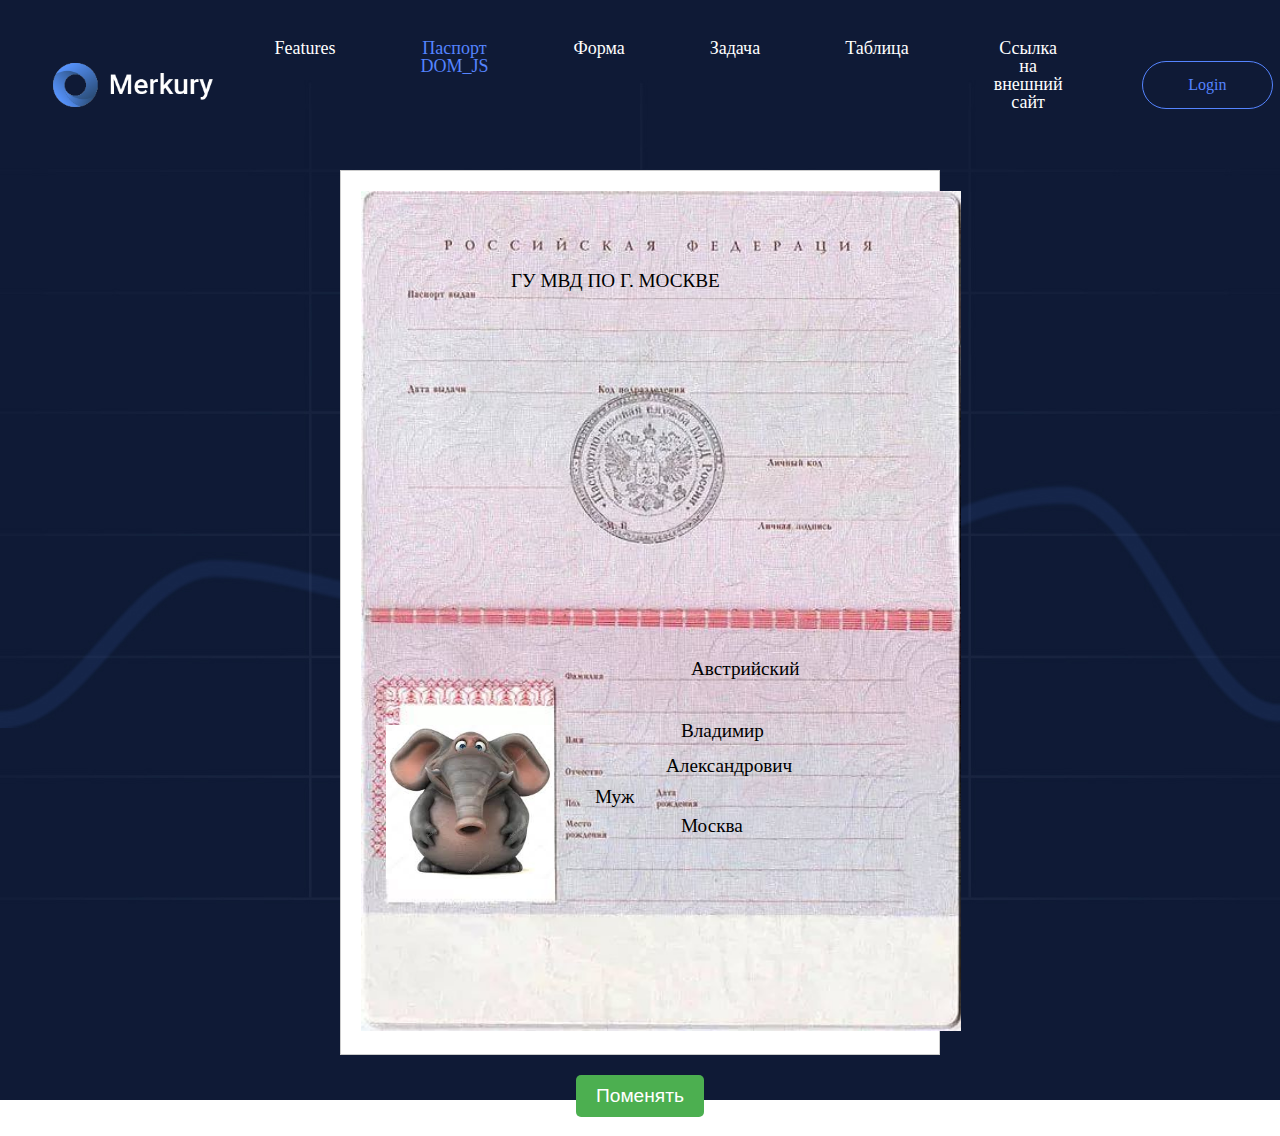
<file: pages/DOM_JS.html>
<!DOCTYPE html>
<html lang="ru">

<head>
  <meta charset="UTF-8">
  <title>Паспорт</title>
  <link rel="stylesheet" href="../style.css">
  <style>
    .passport-container {
      max-width: 600px;
      margin: 0 auto;
      background-color: #fff;
      padding: 20px;
      border: 1px solid #ccc;
      position: relative;
    }

    .passport-section {
      margin-bottom: 20px;
    }

    .passport-section h2 {
      border-bottom: 1px solid #ccc;
      padding-bottom: 5px;
    }

    .passport-section p {
      margin: 5px 0;
      font-size: 18px;
    }

    .passport-photo {
      float: right;
      width: 150px;
      height: 200px;
      background-color: #ddd;
      margin-left: 20px;
      text-align: center;
      line-height: 200px;
      color: #888;
    }

    .clear {
      clear: both;
    }

    .translate-button {
      display: block;
      margin: 0 auto 20px;
      padding: 12px 20px;
      background-color: #4CAF50;
      color: #fff;
      font-size: 16px;
      border: none;
      border-radius: 6px;
      cursor: pointer;
    }

    .translate-button:hover {
      background-color: #45a049;
    }

    .latin-text {
      display: none;
    }

    header,
    nav,
    footer {
      text-align: center;
      margin-bottom: 20px;
    }

    nav a {
      margin: 0 15px;
      text-decoration: none;
      color: #FF7518;
    }

    nav a.active {
      font-weight: bold;
    }

    .passport-container {
      position: relative;
      display: inline-block;
    }

    .passport-container img {
      width: 600px;
      height: auto;
    }

    .text {
      position: absolute;
      color: black;
      font-size: 1.2em;
    }

    #issued {
      top: 100px;
      left: 170px;
    }

    #surname {
      top: 488px;
      left: 350px;
    }

    #name {
      top: 550px;
      left: 340px;
    }

    #father {
      top: 585px;
      left: 325px;
    }

    #gender {
      top: 616px;
      left: 254px;
    }

    #birthplace {
      top: 645px;
      left: 340px;
    }

    #photo {
      position: absolute;
      top: 554px;
      left: 45px;
      width: 168px;
      height: auto;
    }

    .button-container {
      margin-top: 20px;
    }

    button {
      padding: 10px 20px;
      background-color: #4CAF50;
      color: white;
      border: none;
      border-radius: 5px;
      cursor: pointer;
      font-size: 1.2em;
    }
  </style>
</head>

<body>
  <header class="header">
    <div class="header_container container">
      <a href="../index.html" class="header_logo">
        <img class="logo_item" src="../img/logo/Logo.svg" alt="logo">
      </a>
      <nav class="header_menu">
        <ul class="menu_list">
          <li class="menu_item"><a class="menu_link" href="./features.html" target="_self">Features</a></li>
          <li class="menu_item"><a class="menu_link activeNavElem" href="./DOM_JS.html" target="_self">Паспорт
              DOM_JS</a></li>
          <li class="menu_item"><a class="menu_link" href="./form.html" target="_self">Форма</a></li>
          <li class="menu_item"><a class="menu_link" href="./task.html" target="_self">Задача</a></li>
          <li class="menu_item"><a class="menu_link" href="./table.html" target="_self">Таблица</a></li>
          <li class="menu_item"><a class="menu_link" href="http://www.hse.ru" target="_blank">Ссылка на внешний сайт</a>
          </li>
        </ul>
      </nav>
      <div class="header_btn">
        <a href="#" class="header_btn-item">Login</a>
      </div>
    </div>
    <main>
      <div class="passport-container">
        <img src="../img/passport.jpg" alt="Паспорт РФ">

        <img id="photo" src="../img/слон.jpeg" alt="Фото Владимир" title="Это фотография Владимира">

        <div class="text" id="issued">ГУ МВД ПО Г. МОСКВЕ</div>
        <div class="text" id="surname">Австрийский</div>
        <div class="text" id="name">Владимир</div>
        <div class="text" id="father">Александрович</div>
        <div class="text" id="gender">Муж</div>
        <div class="text" id="birthplace">Москва</div>
      </div>

      <div class="button-container">
        <button id="translateButton">Поменять</button>
      </div>
    </main>
  </header>
  <script>
    document.getElementById('translateButton').addEventListener('click',() => {
      const issuedText = document.getElementById('issued');
      const surnameText = document.getElementById('surname');
      const nameText = document.getElementById('name');
      const patronymicText = document.getElementById('father');
      const genderText = document.getElementById('gender');
      const birthplaceText = document.getElementById('birthplace');

      if (issuedText.innerText === 'ГУ МВД ПО Г. МОСКВЕ') {
        issuedText.innerText = 'MOSCOW GU MVD';
        surnameText.innerText = 'Avstriisky';
        nameText.innerText = 'Vladimir';
        patronymicText.innerText = 'Alexandrovich';
        genderText.innerText = 'Male';
        birthplaceText.innerText = 'Moscow';
      } else {
        issuedText.innerText = 'ГУ МВД ПО Г. МОСКВЕ';
        surnameText.innerText = 'Австрийский';
        nameText.innerText = 'Владимир';
        patronymicText.innerText = 'Александрович';
        genderText.innerText = 'Муж';
        birthplaceText.innerText = 'Москва';
      }
    });
  </script>

</body>

</html>

</file>
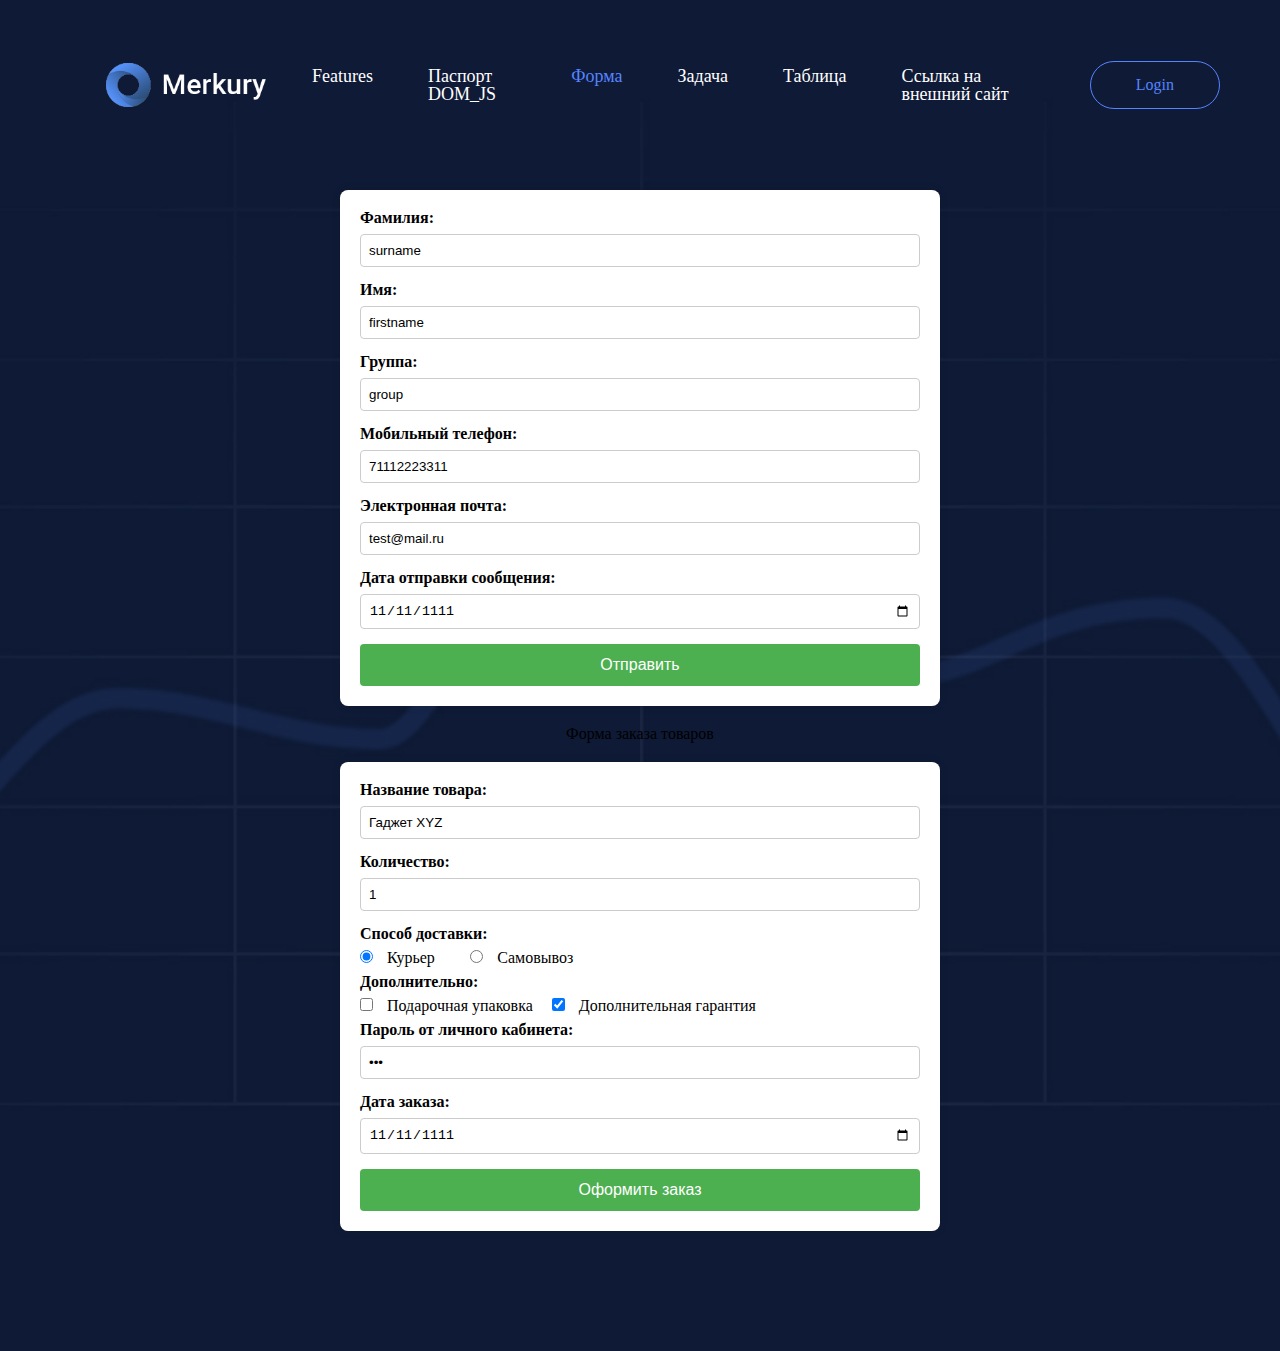
<file: pages/form.html>
<!DOCTYPE html>
<html lang="ru">

<head>
  <meta charset="UTF-8">
  <title>Контактные данные и заказ</title>
  <link rel="stylesheet" href="../style.css">
  <style>
    h1,
    h2 {
      text-align: center;
    }

    form {
      background-color: #fff;
      max-width: 600px;
      margin: 20px auto;
      padding: 20px;
      border-radius: 8px;
      box-shadow: 0 0 10px rgba(0, 0, 0, 0.1);
    }

    label {
      display: block;
      margin-bottom: 8px;
      font-weight: bold;
    }

    input[type="text"],
    input[type="number"],
    input[type="email"],
    input[type="tel"],
    input[type="date"],
    input[type="password"],
    select {
      width: 100%;
      padding: 8px;
      margin-bottom: 15px;
      border: 1px solid #ccc;
      border-radius: 4px;
    }

    input[type="radio"],
    input[type="checkbox"] {
      margin-right: 10px;
    }

    .checkbox-group label,
    .radio-group label {
      display: inline-block;
      margin-right: 15px;
      font-weight: normal;
    }

    .submit-btn {
      background-color: #4CAF50;
      color: white;
      padding: 12px 20px;
      border: none;
      border-radius: 4px;
      cursor: pointer;
      font-size: 16px;
      width: 100%;
    }

    .submit-btn:hover {
      background-color: #45a049;
    }

    .hidden-field {
      display: none;
    }

    .error {
      color: red;
      margin-bottom: 15px;
    }

    .header {
      height: 100%;
      padding-bottom: 100px;
    }
  </style>
</head>

<header class="header">
  <div class="header_container container">
    <a href="../index.html" class="header_logo">
      <img class="logo_item" src="../img/logo/Logo.svg" alt="logo">
  </a>
    <nav class="header_menu">
      <ul class="menu_list">
        <li class="menu_item"><a class="menu_link" href="./features.html" target="_self">Features</a></li>
        <li class="menu_item"><a class="menu_link" href="./DOM_JS.html" target="_self">Паспорт DOM_JS</a></li>
        <li class="menu_item"><a class="menu_link activeNavElem" href="./form.html" target="_self">Форма</a></li>
        <li class="menu_item"><a class="menu_link" href="./task.html" target="_self">Задача</a></li>
        <li class="menu_item"><a class="menu_link" href="./table.html" target="_self">Таблица</a></li>
        <li class="menu_item"><a class="menu_link" href="http://www.hse.ru" target="_blank">Ссылка на внешний сайт</a>
        </li>
      </ul>
    </nav>
    <div class="header_btn">
      <a href="#" class="header_btn-item">Login</a>
    </div>
    <a href=""></a>
  </div>
  <form id="contactForm" action="https://script.google.com/macros/s/AKfycbyT8-vrzKNbX3Yk-aC6wfYLz2099wY-OB4F52AsNiFDXsk7Oixh21PKyuNK-q2bO9y6mw/exec" method="POST">
    <label for="surname">Фамилия:</label>
    <input value="surname" type="text" id="surname" name="surname" required>

    <label for="firstname">Имя:</label>
    <input value="firstname" type="text" id="firstname" name="firstname" required>

    <label for="group">Группа:</label>
    <input value="group" type="text" id="group" name="group" required>

    <label for="phone">Мобильный телефон:</label>
    <input value="71112223311" type="tel" id="phone" name="phone" required pattern="\+?\d{10,15}" placeholder="+71234567890">

    <label for="email">Электронная почта:</label>
    <input value="test@mail.ru" type="email" id="email" name="email" required>

    <label for="sendDate">Дата отправки сообщения:</label>
    <input type="date" id="sendDate" name="sendDate" value="1111-11-11" required>

    <button type="submit" class="submit-btn">Отправить</button>
  </form>

  <h2>Форма заказа товаров</h2>
  <form id="orderForm" action="https://example.com/order" method="post" target="_blank">
    <label for="productName">Название товара:</label>
    <input type="text" id="productName" name="productName" value="Гаджет XYZ" required>

    <label for="quantity">Количество:</label>
    <input type="number" id="quantity" name="quantity" value="1" min="1" required>

    <label>Способ доставки:</label>
    <div class="radio-group">
      <label><input type="radio" name="deliveryMethod" value="courier" checked> Курьер</label>
      
      <label><input type="radio" name="deliveryMethod" value="pickup"> Самовывоз</label>
    </div>

    <label>Дополнительно:</label>
    <div class="checkbox-group">
      <label><input type="checkbox" name="additionalOptions" value="giftWrap"> Подарочная упаковка</label>
      <label><input type="checkbox" name="additionalOptions" value="warranty" checked> Дополнительная гарантия</label>
    </div>

    <label for="password">Пароль от личного кабинета:</label>
    <input value="123" type="password" id="password" name="password" required>

    <input type="hidden" name="userId" value="12345">

    <label for="orderDate">Дата заказа:</label>
    <input type="date" id="orderDate" name="orderDate" value="1111-11-11" required>

    <button type="submit" class="submit-btn">Оформить заказ</button>
  </form>
</header>

<script>

  document.getElementById('contactForm').addEventListener('submit', function (event) {
    var phoneInput = document.getElementById('phone');
    var phonePattern = /^\+?\d{10,15}$/;
    if (!phonePattern.test(phoneInput.value)) {
      alert('Пожалуйста, введите корректный номер телефона.');
      event.preventDefault();
    }
  });

  document.getElementById('orderForm').addEventListener('submit', function (event) {
    alert('Ваш заказ оформлен!');
  });
</script>
</body>

</html>
</file>
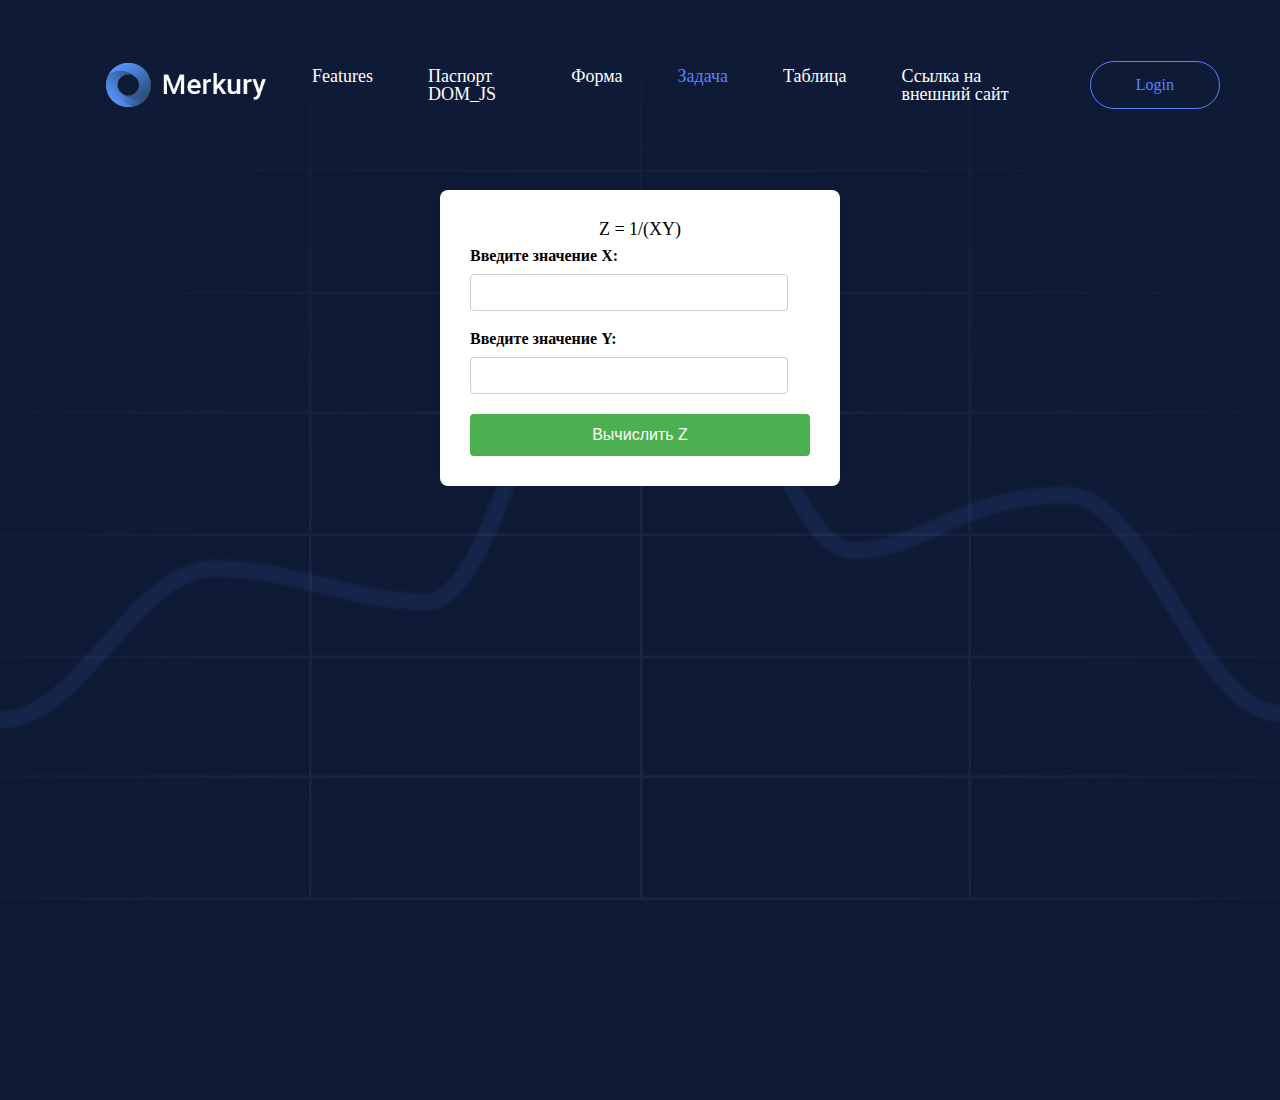
<file: pages/task.html>
<!DOCTYPE html>
<html lang="ru">

<head>
  <meta charset="UTF-8">
  <title>Задача</title>
  <link rel="stylesheet" href="../style.css">
  <style>
    .title {
      text-align: center;
      margin-bottom: 10px;
      font-weight: 500;
      font-size: 18px;
    }

    .calculator {
      background-color: #fff;
      max-width: 400px;
      margin: 20px auto;
      padding: 30px;
      border-radius: 8px;
      box-shadow: 0 0 10px rgba(0, 0, 0, 0.1);
    }

    .calculator label {
      display: block;
      margin-bottom: 10px;
      font-weight: bold;
    }

    .calculator input[type="number"] {
      width: calc(100% - 22px);
      padding: 10px;
      margin-bottom: 20px;
      border: 1px solid #ccc;
      border-radius: 4px;
    }

    .calculator button {
      background-color: #4CAF50;
      color: white;
      padding: 12px;
      border: none;
      border-radius: 4px;
      cursor: pointer;
      width: 100%;
      font-size: 16px;
    }

    .calculator button:hover {
      background-color: #45a049;
    }

    .result {
      background-color: #e7f3fe;
      border-left: 6px solid #2196F3;
      padding: 15px;
      margin-top: 20px;
      display: none;
    }

    .result strong {
      font-size: 18px;
    }

    .error {
      background-color: #fdecea;
      border-left: 6px solid #f44336;
      padding: 15px;
      margin-top: 20px;
      display: none;
    }

    .error strong {
      font-size: 18px;
    }
  </style>
</head>

<body>
  <header class="header">
    <div class="header_container container">
      <a href="../index.html" class="header_logo">
        <img class="logo_item" src="../img/logo/Logo.svg" alt="logo">
      </a>
      <nav class="header_menu">
        <ul class="menu_list">
          <li class="menu_item"><a class="menu_link" href="./features.html" target="_self">Features</a></li>
          <li class="menu_item"><a class="menu_link" href="./DOM_JS.html" target="_self">Паспорт DOM_JS</a></li>
          <li class="menu_item"><a class="menu_link" href="./form.html" target="_self">Форма</a></li>
          <li class="menu_item"><a class="menu_link activeNavElem" href="./task.html" target="_self">Задача</a></li>
          <li class="menu_item"><a class="menu_link" href="./table.html" target="_self">Таблица</a></li>
          <li class="menu_item"><a class="menu_link" href="http://www.hse.ru" target="_blank">Ссылка на внешний сайт</a>
          </li>
        </ul>
      </nav>
      <div class="header_btn">
        <a href="#" class="header_btn-item">Login</a>
      </div>
      <a href=""></a>
    </div>


    <div class="calculator">
      <h1 class="title">Z = 1/(XY)</h1>
      <form id="calcForm">
        <label for="xValue">Введите значение X:</label>
        <input type="number" id="xValue" name="xValue" step="any" required>

        <label for="yValue">Введите значение Y:</label>
        <input type="number" id="yValue" name="yValue" step="any" required>

        <button type="submit">Вычислить Z</button>
      </form>

      <div class="result" id="result">
        <strong>Результат:</strong>
        <p>Z = <span id="zValue"></span></p>
      </div>

      <div class="error" id="error">
        <strong>Ошибка:</strong>
        <p id="errorMessage"></p>
      </div>
    </div>
  </header>
  <script>
    const calcForm = document.getElementById('calcForm');
    const resultDiv = document.getElementById('result');
    const errorDiv = document.getElementById('error');
    const zValueSpan = document.getElementById('zValue');
    const errorMessage = document.getElementById('errorMessage');

    calcForm.addEventListener('submit', function (event) {
      event.preventDefault();

      const x = parseFloat(document.getElementById('xValue').value);
      const y = parseFloat(document.getElementById('yValue').value);

      if (isNaN(x) || isNaN(y)) {
        showError('Пожалуйста, введите числовые значения для X и Y.');
        return;
      }

      if (x === 0 || y === 0) {
        showError('Значения X и Y не должны быть равны нулю (деление на ноль).');
        return;
      }

      const z = 1 / (x * y);

      zValueSpan.textContent = z;
      errorDiv.style.display = 'none';
      resultDiv.style.display = 'block';
    });

    function showError(message) {
      errorMessage.textContent = message;
      resultDiv.

        style.display = 'none';
      errorDiv.style.display = 'block';
    }
  </script>

</body>

</html>
</file>
<file: style.css>
*,
*:before,
*:after {
    padding: 0;
    margin: 0;
    border: 0;
    box-sizing: border-box;
}

ul {
    list-style-type: none;
}

a {
    display: block;
    text-decoration: none;
}

p {
    padding: 0;
    margin: 0;
}

h1,
h2,
h3,
h4,
h5,
h6 {
    font-weight: inherit;
    font-size: inherit;
}

span {
    display: block;
}
/* ---------------- */

.html,
body {
    height: 100%;
    line-height: 1;
}

body {
    font-family: roboto;
}

.activeNavElem {
    color: #5584ff !important;
}

.unActive {
    color: #aaa !important;
    cursor: not-allowed;
}

.wrapper {
    min-height: 100%;
    overflow: hidden;
    display: flex;
    flex-direction: column;

}

.container {
    max-width: 1500px;
    margin: 0 auto;
    padding: 0 20px;
}



/* ----------------------- */

.header {
    width: 100%;
    background-image: url(img/bg.jpg);
    background-size: cover;
    background-position: center;
    object-fit: cover;
    height: 1100px;
}

.header_container {
    height: 170px;
    display: flex;
    justify-content: center;
    align-items: center;
}

.header_logo {
    height: 100%;
    flex: 0 0 252px;
    display: flex;
    align-items: center;
    justify-content: center;
}

.logo_item {
    width: 160px;
}

.header_menu {
    display: flex;
    justify-content: flex-end;
    align-items: center;
    flex: 1 1 auto;
    height: 100%;
}

.menu_list {
    display: flex;

}

.menu_item {
    margin: 0 55px 0 0;
    font-size: 1.125rem;
}

.menu_item:last-child {
    margin: 0;

}

.menu_link {
    color: white;
}

.menu_link:hover {
    color: #6590fd;
    transition: all 0.15s ease-out;
}

.header_btn {
    display: flex;
    justify-content: flex-end;
    align-items: center;
    flex: 0 0 195px;
}

.header_btn-item {
    color: #5584ff;
    padding: 15px 45px;
    border: 1px #5584ff solid;
    border-radius: 45px;
    font-weight: 500;
}

.header_btn-item:hover {
    border: 1px white solid;
    background: white;
    transition: all 0.15s ease-out;
}

.first_page {
    width: 100%;
    height: 100vh;
    background-size: cover;
    background-position: center;
}

.first_page_container {
    width: 100%;
}

.first_page_txt {
    width: 70%;
    color: white;
    text-align: center;
    margin: 110px auto 0 auto;
}

.first_page_title {
    font-size: 3vw;
    font-weight: 200;
    margin: 0 0 40px 0;
    opacity: 30%;
}

.first_page_p {
    font-size: 2vw;
    font-weight: 400;
}

.first_page_btn {
    width: 200px;
    height: 48px;
    padding: 10px 40px;
    background: #5584ff;
    margin: 100px auto 0 auto;
    box-sizing: border-box;
    border-radius: 45px;
    display: flex;
    justify-content: center;
    align-items: center;
}

.first_page_btn:hover {
    border: 1px white solid;
    background: white;
    transition: all 0.15s ease-out;
}

.first_page_btn_item {
    color: white;
    font-size: 16px;
    text-align: center;
    font-weight: 500;
}

.first_page_btn:hover .first_page_btn_item {
    color: #5584ff;
    font-size: 16px;
    text-align: center;
}

.main {
    flex: 1 1 auto;
    background: #f6f7fa;
}

.page_photo {}

.photo_container {}

.photo {
    margin: -300px 0 0 0;
    padding: 50px;
    min-height: 600px;
    overflow: hidden;
    text-align: center;
    object-fit: cover;
}

.photo_item {
    display: block;
    margin: 0 auto;
    box-shadow: 0px 0px 40px 2px rgb(85, 132, 255, 0.5);
    width: 600px;
    height: 400px;
}

.service {
    width: 100%;
}

.service_container {
    display: flex;
    flex-wrap: wrap;
    justify-content: space-between;
    -ms-align-items: center;
    align-items: center;
    margin: 130px auto 0 auto;

}

.service_item {
    flex: 0 0 25%;
    position: relative;
    text-align: center;
}

.service_img {
    width: 50px;
    margin: 0 0 35px 0;
}

.service_title {
    margin: 0 0 15px 0;
    font-size: 1.6rem;
    font-weight: 700;
    font-family: roboto;
    line-height: 130%;
}

.line {
    display: block;
    content: '';
    width: 80%;
    height: 0.5px;
    background: #dadee7;
    bottom: 10%;
    position: absolute;
    bottom: 95%;
    left: 85%;
}

.service_title:last-child::after {
    width: 0px;
}

.service_p {
    margin: 0 0 35px 0;
    color: #8492af;
    font-size: 1rem;
    letter-spacing: 20;
    font-family: roboto;
    line-height: 130%;
}

.service_btn {
    margin: 0 auto;
    width: 60%;
    color: black;
    font-weight: 700;
    font-size: 0.9rem;
    padding: 9px 10px;
    border: 1px #dadee7 solid;
    border-radius: 45px;
}

.service_btn:hover {
    border: 1px #5284ff solid;
    background: #5284ff;
    color: white;
    transition: all 0.2s ease-out;
}

.ipad {
    margin: 200px auto 0 auto;
}

.ipad_container {
    display: flex;
    justify-content: flex-start;
    align-items: center;
    position: relative;
}

.ipad_txt {
    width: 50%;
}

.ipad_title {
    font-size: 50px;
    font-weight: 300;
    color: #0e1a35;
    margin: 0 0 45px 0;
}

.ipad_p {
    margin: 0 0 30px 0;
    color: #8492af;
    font-size: 16px;
    line-height: 130%;
    letter-spacing: 0.4px;
}

.ipad_list {}

.ipad_item {
    margin: 0 0 30px 30px;
    font-size: 22px;
    color: #5584ff;
    position: relative;
}

.ipad_item:after {
    content: '';
    display: block;
    background-image: url(img/псевдоайпад.png);
    background-size: cover;
    width: 22px;
    height: 22px;
    position: absolute;
    bottom: 1%;
    right: 101%;
}

.ipad_img {
    width: 50%;
    position: absolute;
    right: -23%;
}

.drag {
    width: 100%;
    background-image: url(img/aimbg.png);
    background-size: cover;
    object-fit: cover;
    font-family: roboto;
    margin: 100px auto 0 auto;
}

.drag_container {
    width: 100%;
    height: 500px;
    color: black;
    padding: 20px;
    display: flex;
    justify-content: space-around;
    align-items: center;
    margin: 50px auto 0 auto;
}

.column {
    width: 30%;


}

.column_title {
    font-weight: 600;
    font-size: 20px;
    margin: 0 0 20px 0;
    color: white;
}

.item_hide {
    width: 100%;
    background: none;
    border: 1px white dotted;
    box-sizing: border-box;
    height: 90px;
    display: flex;
    justify-content: center;
    align-items: center;
    position: relative;
    margin: 0 0 20px 0;
}

/* .hide_title{
    color:grey;
    font-weight: 600;
    font-size: 20px;
    position: absolute;
} */

.item {
    padding: 10px 20px;
    background: white;
    width: 100%;
    height: 90px;
    display: flex;
    justify-content: space-between;
    align-items: center;

}

.item_profile {
    display: block;
    width: 40px;
    height: 40px;
    background: blue;
    border-radius: 45px;
    box-sizing: border-box;
    margin: 0 20px 0 0;
}

.item_txt {
    flex-direction: column;
    display: flex;
    flex: 1 1 auto;
    align-items: flex-start;
}

.txt_title {
    font-weight: 500;
    margin: 0 0 5px 0;
}

.txt_p {
    font-weight: 300;
    color: grey;
}

.shadow {
    box-shadow: 0px 0px 10px 2px rgb(85, 132, 255, 0.5);
}

.hide {
    display: none;
}

.template {
    margin: 80px 0 0 0;
}

.template_container {
    margin: 50px auto 0 auto;
}

.template_title {
    text-align: center;
    font-weight: 300;
    font-size: 35px;
    margin: 0 0 30px 0;
}

.template_p {
    font-size: 16px;
    color: #8492af;
    text-align: center;
    width: 70%;
    margin: 0 auto 100px auto;
    line-height: 130%;
}

.template_page {
    height: 700px;
    display: flex;
    justify-content: space-between;
}

.template_page_img {
    position: absolute;
    width: 60%;
    left: 20%;

}

.template_page_txt {
    width: 25%;
}

.template_txt_title {
    margin: 0 0 30px 0;
    font-weight: 600;
    font-size: 20px;
}

.template_txt_p {
    color: #8492af;
    line-height: 130%;
    font-size: 14px;
}

.right_side {
    align-self: center;
    text-align: right;
    margin: 50px 50px 0 0;
}

.left_side {
    margin: 0 0px 0 50px;
}

.price {}

.price_container {
    margin: 0 auto 100px;
}

.price_title {
    font-size: 45px;
    font-weight: 300;
    color: #0e1a35;
    text-align: center;
    margin: 0 0 70px 0;
    ;
}

.price_items {
    display: flex;
    justify-content: space-evenly;
    align-items: center;
}

.price_item {
    min-height: auto;
    background: white;
    width: 300px;
    padding: 25px;
    box-shadow: 0px 0px 20px 0.5px rgb(0, 0, 0, 0.3);
    transition: all 0.3s ease-out;

}

.price_item:hover {
    box-shadow: 0px 0px 20px 0.5px rgb(85, 132, 255, 0.5);
}

.price_item_name {
    font-weight: 600;
    font-size: 25px;
    text-align: center;
    margin: 0 0 20px 0;
}

.price_item_price {
    display: flex;
    justify-content: center;
    align-items: flex-end;
    margin: 0 0 60px 0;
}

.dollar {
    font-weight: 900;
    font-size: 25px;
    margin: 0 3px 5px 0;
}

.number {
    font-weight: 900;
    font-size: 45px;
}

.data {
    color: #8492af;
}

.price_list {
    text-align: center;
}

.price_list_item {
    margin: 0 0 20px 0;
    letter-spacing: 0.5px;
    font-weight: 400;
    color: #8492af;
    position: relative;
}

.price_list_item:after {
    content: '';
    display: block;
    background-image: url(img/pricelist.png);
    background-size: cover;
    background-repeat: no-repeat;
    width: 24px;
    height: 24px;
    position: absolute;
    top: -30%;
    right: 87%;
}

.price_list_item_red:after {
    content: '';
    display: block;
    background-image: url(img/pricelistred.png);
    background-size: cover;
    background-repeat: no-repeat;
    width: 24px;
    height: 24px;
    position: absolute;
    top: -30%;
    right: 87%;
}

.price_p {
    margin: 100px auto 0 auto;
    color: #8492af;
    text-align: center;
    width: 80%;
    line-height: 150%;
}

.price_btn {
    display: flex;
    justify-content: center;
    align-items: center;
    margin: 30px auto 0;
    padding: 10px 20px;
    width: 200px;
    height: 50px;
    background-color: #5584ff;
    border-radius: 45px;
    transition: all 0.25s ease-out;
}

.price_btn span {
    color: white;

}

.price_btn:hover {
    box-shadow: 0px 0px 30px 0.5px rgb(85, 132, 255, 0.7);
}

.footer {
    width: 100%;
    height: 150px;
    background: #0e1a35;
}

.footer_container {
    height: 100%;
    display: flex;
    justify-content: space-between;
    align-items: center;
}

.footer_title {
    color: #8492af;

}

.footer_list {
    display: flex;
    justify-content: center;
    align-items: center;
}

.footer_item {
    margin: 0 30px 0 0;
}

.footer_item_link {
    color: #8492af;
    transition: all 0.2s ease-out;
}

.footer_item_link:hover {
    color: white;
}

.footer_item_fb {
    content: '';
    display: block;
    background-image: url(img/fb.png);
    background-size: cover;
    width: 9px;
    height: 17px;
}

.footer_item_tw {
    content: '';
    display: block;
    background-image: url(img/tw.png);
    background-size: cover;
    width: 18px;
    height: 16px;
}

.footer_item_gg {
    content: '';
    display: block;
    background-image: url(img/gg.png);
    background-size: cover;
    width: 18px;
    height: 18px;
}

/* -------------------- */


@media (max-width: 1500px) {
    .container {
        max-width: 1200px;
    }

    .right_side {
        margin: 0 50px 50px 0px;
    }

    .price {
        margin: -100px 0 0 0;
    }
}

@media (max-width: 1200px) {
    .container {
        max-width: 991px;
    }

    .photo_item {
        width: 95%;
    }

    .ipad_title {
        font-size: 40px;
    }

    .ipad_p {
        font-size: 16px;
    }

    .ipad_item {
        font-size: 18px;
    }

    .template_page {
        height: 500px;
    }

    .template_page_img {
        position: absolute;
        width: 60%;
        left: 23%;
    }

    .right_side {
        margin: 0 50px -80px 0px;
    }

    .price {
        margin: 0;
    }
}

@media (max-width: 991.98px) {
    .container {
        max-width: 750px;
    }

    .header {
        height: 800px;
    }

    .menu_item {
        margin: 0 25px 0 0;
        font-size: 1.125rem;
    }

    .header_btn {
        justify-content: center;
    }

    .first_page_title {
        font-size: 3.4vw;
        margin: 0 0 20px 0;
    }

    .first_page_p {
        font-size: 2.5vw;
    }

    .first_page_txt {
        width: 70%;
    }

    .photo {
        margin: -270px 0 0 0;
    }

    .photo_item {
        width: 95%;
    }

    .service_container {
        margin: 0px auto 0 auto;
    }

    .service_title {
        font-size: 1.2rem;
    }

    .service_p {
        font-size: 0.9rem;
    }

    .ipad_img {
        width: 65%;
    }

    .column_profile {
        width: 0%;
    }

    .template_page_img {
        position: absolute;
        width: 60%;
        left: 21%;
    }

    .right_side,
    .left_side {
        display: none;
    }

    .template_page {
        height: 400px;
    }

    .price_item {
        justify-content: space-between;
        margin: 0 20px 0 0;
    }

    .price_list_item {
        font-size: 15px;
    }

    .price_list_item:after {
        display: none;
    }
}

@media (max-width: 767.98px) {
    .container {
        max-width: 750px;
    }
}
</file>
